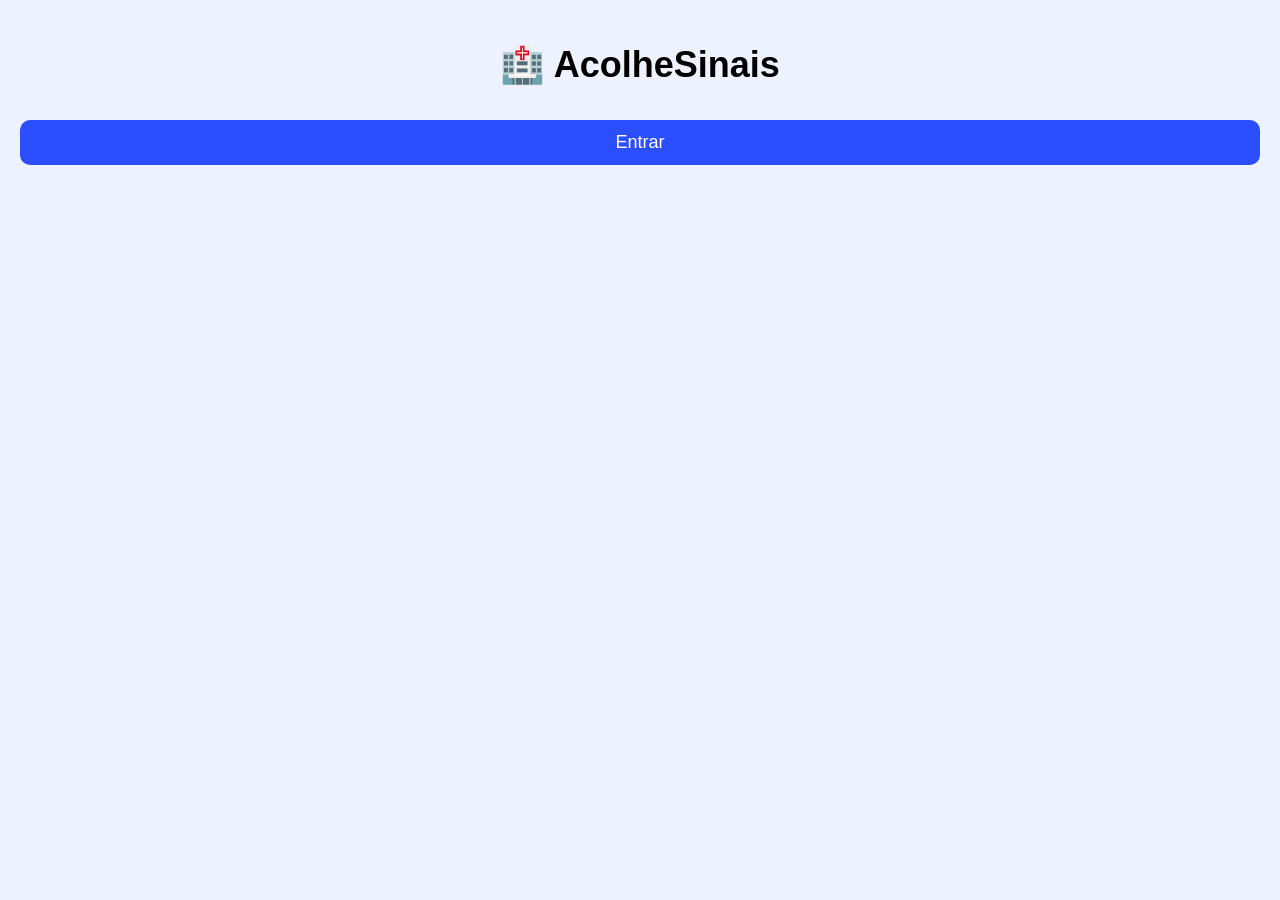
<file: index.html>
<!DOCTYPE html>
<html lang="pt-BR">
<head>
  <meta charset="UTF-8">

  <!-- Corrige zoom e adaptação no celular -->
  <meta name="viewport" content="width=device-width, initial-scale=1.0, maximum-scale=1.0, user-scalable=no">

  <title>AcolheSinais</title>

  <!-- CSS (só precisa uma vez) -->
  <link rel="stylesheet" href="style.css">
</head>

<body>

<h1>🏥 AcolheSinais</h1>

<div class="container">
  <button onclick="entrar()">Entrar</button>
</div>

<script>
function entrar() {
  window.location.href = "menu.html";
}
</script>

</body>
</html>
</file>
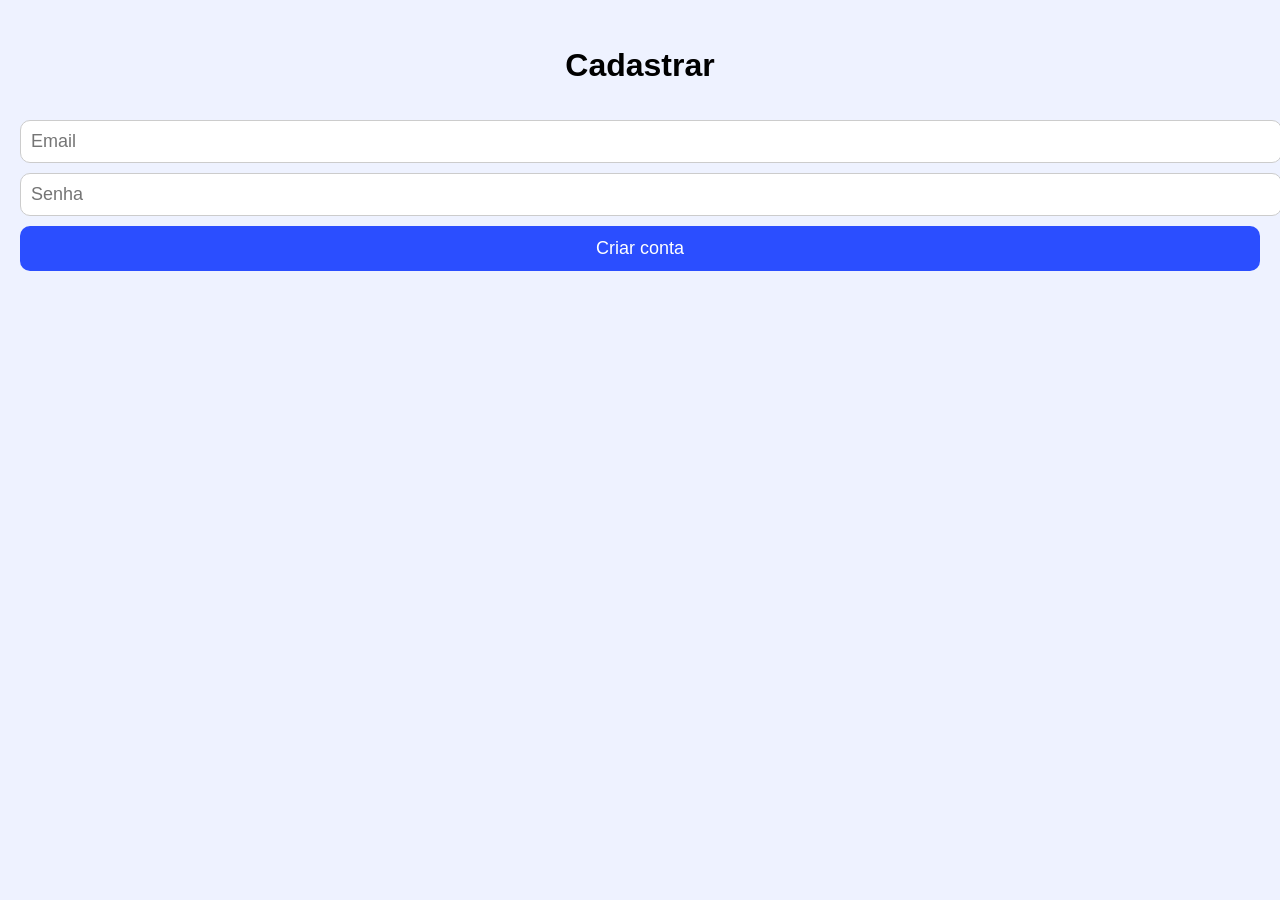
<file: Cadastro.html>
<!DOCTYPE html>
<html lang="pt-BR">
<head>
  <meta charset="UTF-8">
  <title>Cadastro</title>
  <link rel="stylesheet" href="style.css">
</head>
<body>

<h2>Cadastrar</h2>

<input type="email" id="email" placeholder="Email">
<input type="password" id="senha" placeholder="Senha">

<button onclick="cadastrar()">Criar conta</button>

<script type="module" src="script.js"></script>
</body>
</html>
</file>
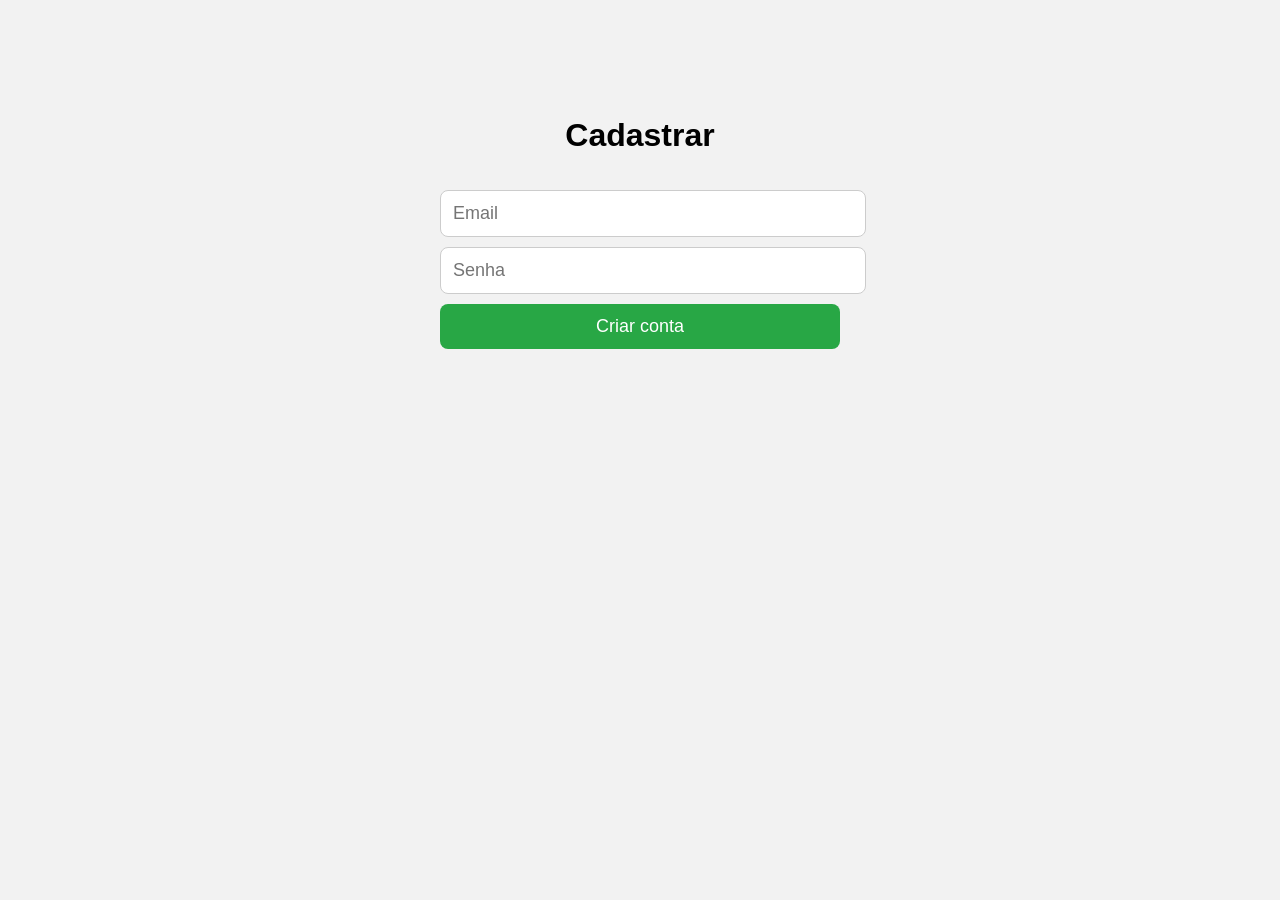
<file: cadastro.html>
<!DOCTYPE html>
<html lang="pt-BR">
<head>
  <meta charset="UTF-8">

  <!-- Corrige zoom -->
  <meta name="viewport" content="width=device-width, initial-scale=1.0, maximum-scale=1.0, user-scalable=no">

  <title>Cadastro</title>

  <!-- CSS (só uma vez) -->
  <link rel="stylesheet" href="style.css">

  <style>
    body {
      margin: 0;
      font-family: Arial, sans-serif;
      text-align: center;
      background: #f2f2f2;
    }

    .container {
      max-width: 400px;
      margin: auto;
      padding: 20px;
      margin-top: 50px;
    }

    input, button {
      width: 100%;
      padding: 12px;
      margin-top: 10px;
      font-size: 16px;
      border-radius: 8px;
      border: 1px solid #ccc;
    }

    button {
      background-color: #28a745;
      color: white;
      border: none;
    }
  </style>
</head>

<body>

<div class="container">

<h2>Cadastrar</h2>

<input type="email" id="email" placeholder="Email" required>
<input type="password" id="senha" placeholder="Senha" required>

<button onclick="cadastrar()">Criar conta</button>

</div>

<!-- JS CORRETO -->
<script src="script.js"></script>

</body>
</html>
</file>
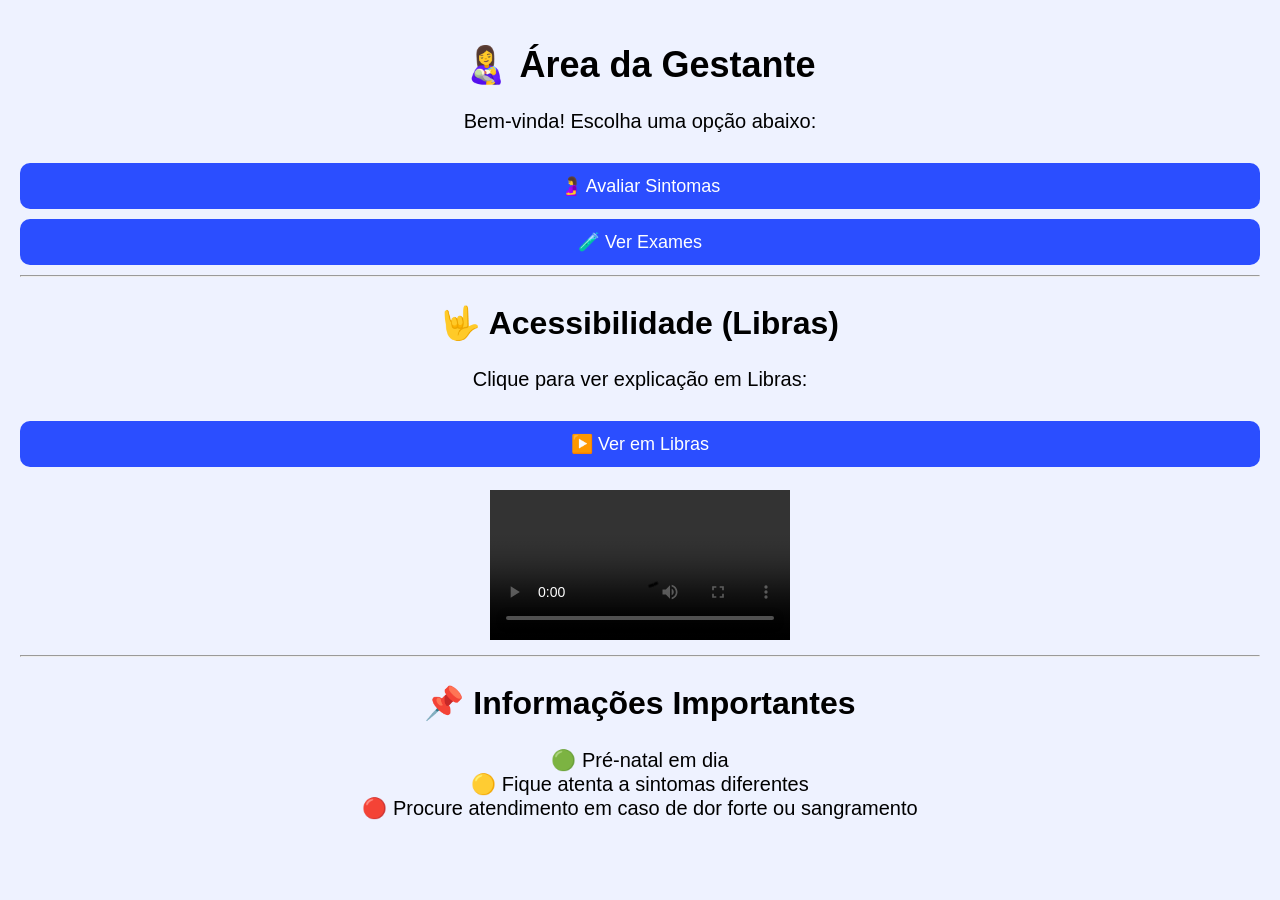
<file: gestante.html>
<!DOCTYPE html>
<html lang="pt-BR">
<head>
  <meta charset="UTF-8">
  <title>Área da Gestante</title>
  <link rel="stylesheet" href="style.css">
</head>
<body>

<h1>👩‍🍼 Área da Gestante</h1>

<p>Bem-vinda! Escolha uma opção abaixo:</p>

<!-- BOTÕES PRINCIPAIS -->
<button onclick="irSintomas()">🤰 Avaliar Sintomas</button>
<button onclick="irExames()">🧪 Ver Exames</button>

<hr>

<!-- ACESSIBILIDADE -->
<h2>🤟 Acessibilidade (Libras)</h2>

<p>Clique para ver explicação em Libras:</p>

<button onclick="mostrarLibras()">▶️ Ver em Libras</button>

<br><br>

<video id="videoLibras" width="300" controls class="hidden">
  <source src="videos/libras-gestante.mp4" type="video/mp4">
</video>

<hr>

<!-- INFORMAÇÕES VISUAIS (IMPORTANTE PARA SURDOS) -->
<h2>📌 Informações Importantes</h2>

<div class="risco verde">
  🟢 Pré-natal em dia
</div>

<div class="risco amarelo">
  🟡 Fique atenta a sintomas diferentes
</div>

<div class="risco vermelho">
  🔴 Procure atendimento em caso de dor forte ou sangramento
</div>

<script>
// IR PARA SINTOMAS
function irSintomas() {
  window.location.href = "sintomas.html";
}

// IR PARA EXAMES
function irExames() {
  window.location.href = "exames.html";
}

// MOSTRAR VÍDEO LIBRAS
function mostrarLibras() {
  const video = document.getElementById("videoLibras");
  video.classList.toggle("hidden");
}
</script>

</body>
</html>
</file>
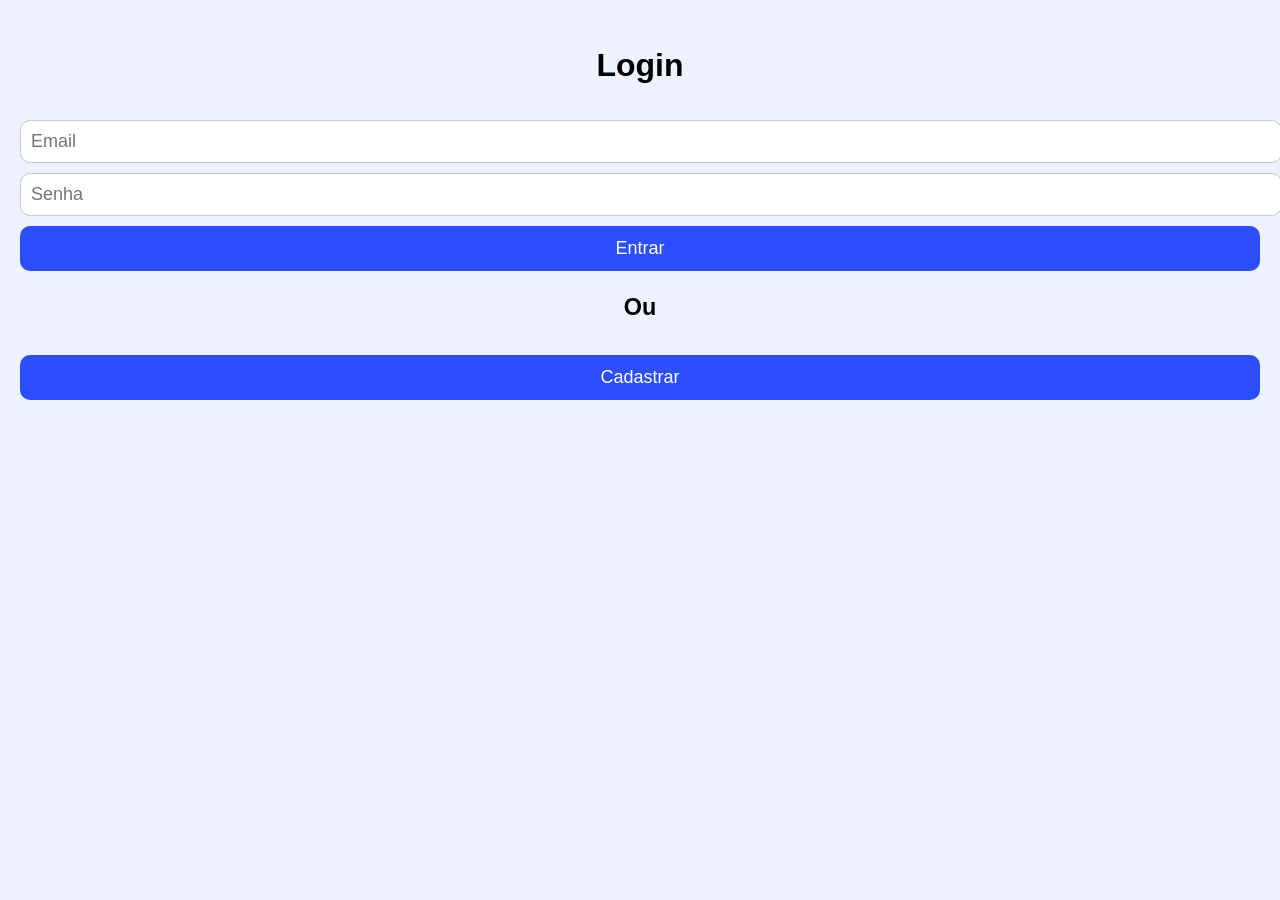
<file: Login.html>
<!DOCTYPE html>
<html lang="pt-BR">
<head>
  <meta charset="UTF-8">
  <title>Login</title>
  <link rel="stylesheet" href="style.css">
</head>
<body>

<h2>Login</h2>

<input type="email" id="email" placeholder="Email">
<input type="password" id="senha" placeholder="Senha">

<button onclick="login()">Entrar</button>

<h3>Ou</h3>

<button onclick="window.location.href='cadastro.html'">Cadastrar</button>

<script type="module" src="script.js"></script>
</body>
</html>
</file>
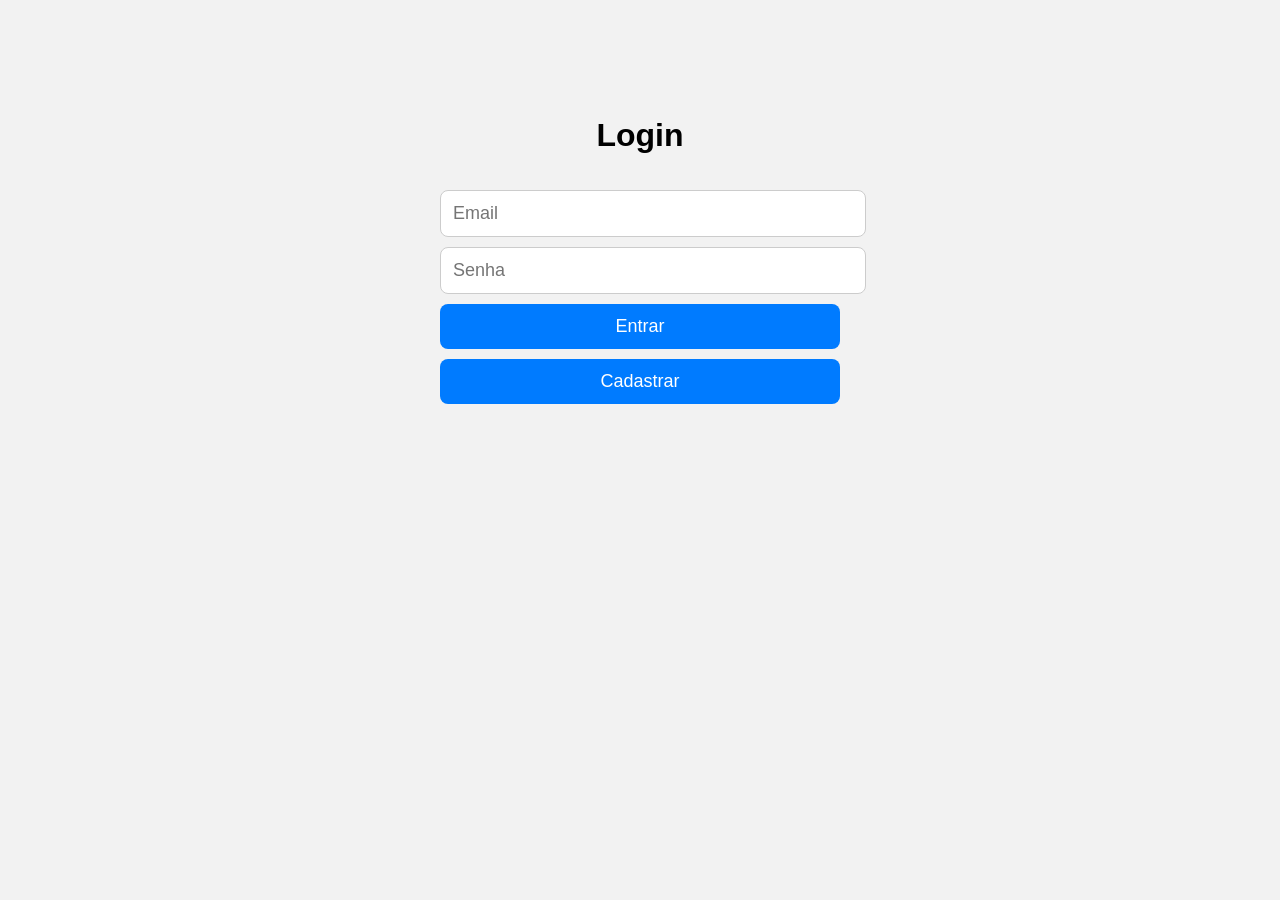
<file: login.html>
<!DOCTYPE html>
<html lang="pt-BR">
<head>
  <meta charset="UTF-8">

  <!-- Corrige zoom -->
  <meta name="viewport" content="width=device-width, initial-scale=1.0, maximum-scale=1.0, user-scalable=no">

  <title>Login</title>

  <link rel="stylesheet" href="style.css">

  <style>
    body {
      margin: 0;
      font-family: Arial, sans-serif;
      text-align: center;
      background: #f2f2f2;
    }

    .container {
      max-width: 400px;
      margin: auto;
      padding: 20px;
      margin-top: 50px;
    }

    input, button {
      width: 100%;
      padding: 12px;
      margin-top: 10px;
      font-size: 16px;
      border-radius: 8px;
      border: 1px solid #ccc;
    }

    button {
      background-color: #007bff;
      color: white;
      border: none;
    }
  </style>
</head>

<body>

<div class="container">

<h2>Login</h2>

<input type="email" id="email" placeholder="Email" required>
<input type="password" id="senha" placeholder="Senha" required>

<button onclick="login()">Entrar</button>

<button onclick="irCadastro()">Cadastrar</button>

</div>

<script>
function irCadastro() {
  window.location.href = "cadastro.html";
}
</script>

<script src="script.js"></script>

</body>
</html>
</file>
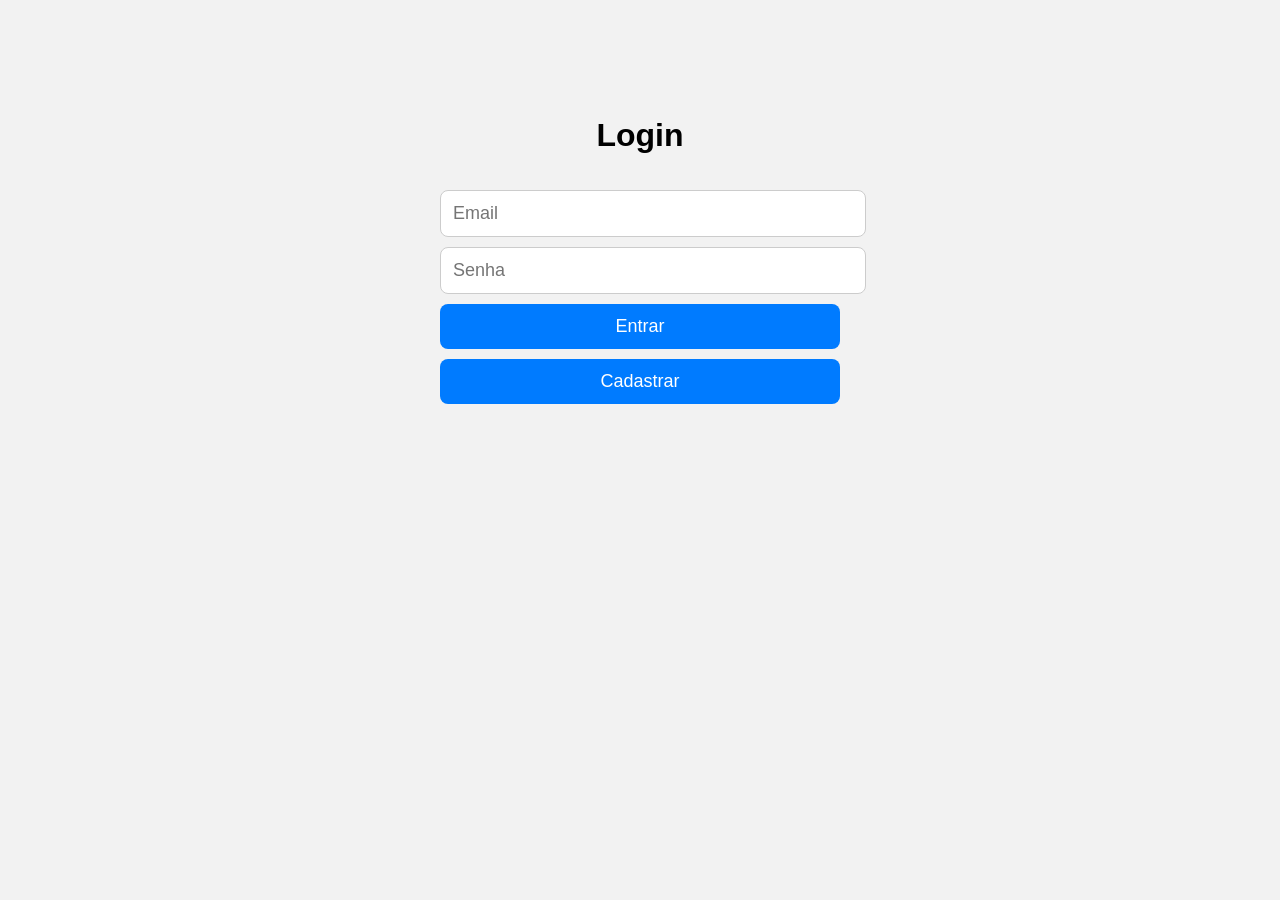
<file: medico.html>
<!DOCTYPE html>
<html>
<head>
<title>Médico</title>
  <link rel="stylesheet" href="style.css">
</head>
<body>

<h2>🩺 Pacientes</h2>
  
<button onclick="window.location.href='verProntuarios.html'">
Ver Prontuários
</button>
  
<div id="lista"></div>
  <script>
const tipo = localStorage.getItem("tipoUsuario");

if (tipo !== "medico") {
  alert("Acesso restrito");
  window.location.href = "login.html";
}

function carregar() {
  const lista = JSON.parse(localStorage.getItem("pacientes")) || [];
  const div = document.getElementById("lista");

  div.innerHTML = "";

  lista.forEach((p, index) => {
    div.innerHTML += `
      <div class="card">
        <b>Nome:</b> ${p.nome}<br>
        <b>Idade:</b> ${p.idade}<br>
        <b>Sintomas:</b> ${p.sintomas.join(", ")}<br><br>

        <textarea placeholder="Evolução..." onchange="salvarEvolucao(${index}, this.value)">
          ${p.evolucao || ""}
        </textarea>

        <input placeholder="Resultado de exame" 
        onchange="salvarResultado(${index}, this.value)" 
        value="${p.resultado || ""}">

        <br><br>
        <button onclick="remover(${index})">Excluir</button>
      </div>
    `;
  });
}

function salvarEvolucao(index, texto) {
  let lista = JSON.parse(localStorage.getItem("pacientes")) || [];
  lista[index].evolucao = texto;
  localStorage.setItem("pacientes", JSON.stringify(lista));
}

function salvarResultado(index, texto) {
  let lista = JSON.parse(localStorage.getItem("pacientes")) || [];
  lista[index].resultado = texto;
  localStorage.setItem("pacientes", JSON.stringify(lista));
}

function remover(index) {
  let lista = JSON.parse(localStorage.getItem("pacientes")) || [];
  lista.splice(index, 1);
  localStorage.setItem("pacientes", JSON.stringify(lista));
  carregar();
}

carregar();
</script>

</body>
</html>
</file>
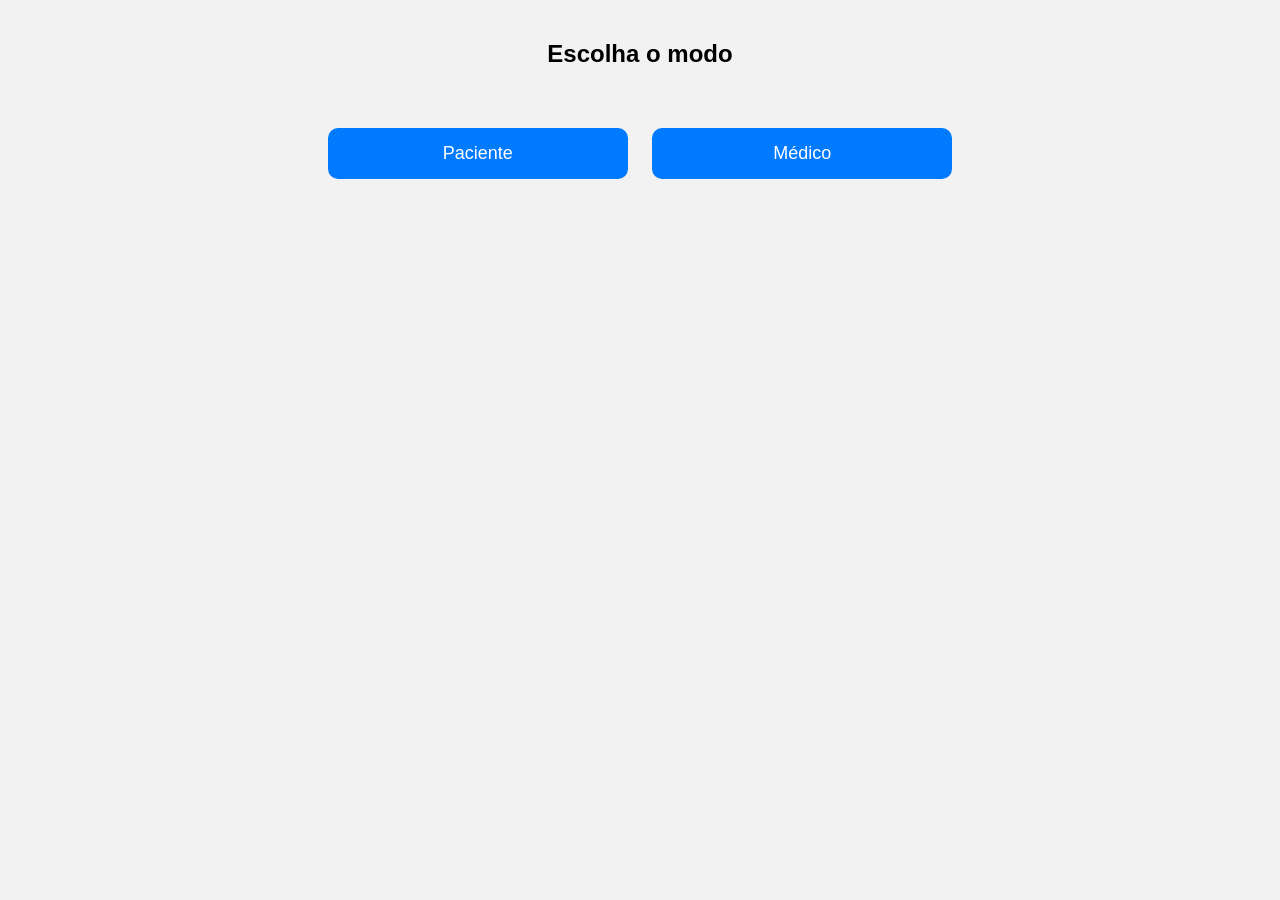
<file: menu.html>
<!DOCTYPE html>
<html lang="pt-BR">
<head>
  <meta charset="UTF-8">

  <!-- ESSENCIAL pra corrigir zoom -->
  <meta name="viewport" content="width=device-width, initial-scale=1.0, maximum-scale=1.0, user-scalable=no">

  <title>Modo</title>

  <style>
    body {
      margin: 0;
      font-family: Arial, sans-serif;
      text-align: center;
      background: #f2f2f2;
    }

    h2 {
      margin-top: 40px;
    }

    .container {
      margin-top: 30px;
      padding: 20px;
    }

    button {
      width: 80%;
      max-width: 300px;
      padding: 15px;
      margin: 10px;
      font-size: 18px;
      border: none;
      border-radius: 10px;
      background-color: #007bff;
      color: white;
      cursor: pointer;
    }

    button:hover {
      background-color: #0056b3;
    }
  </style>
</head>

<body>

<h2>Escolha o modo</h2>

<div class="container">
  <button onclick="irLogin('paciente')">Paciente</button>
  <button onclick="irLogin('medico')">Médico</button>
</div>

<script>
function irLogin(tipo){
  localStorage.setItem("tipoEscolhido", tipo);
  window.location.href = "login.html";
}
</script>

</body>
</html>
</file>
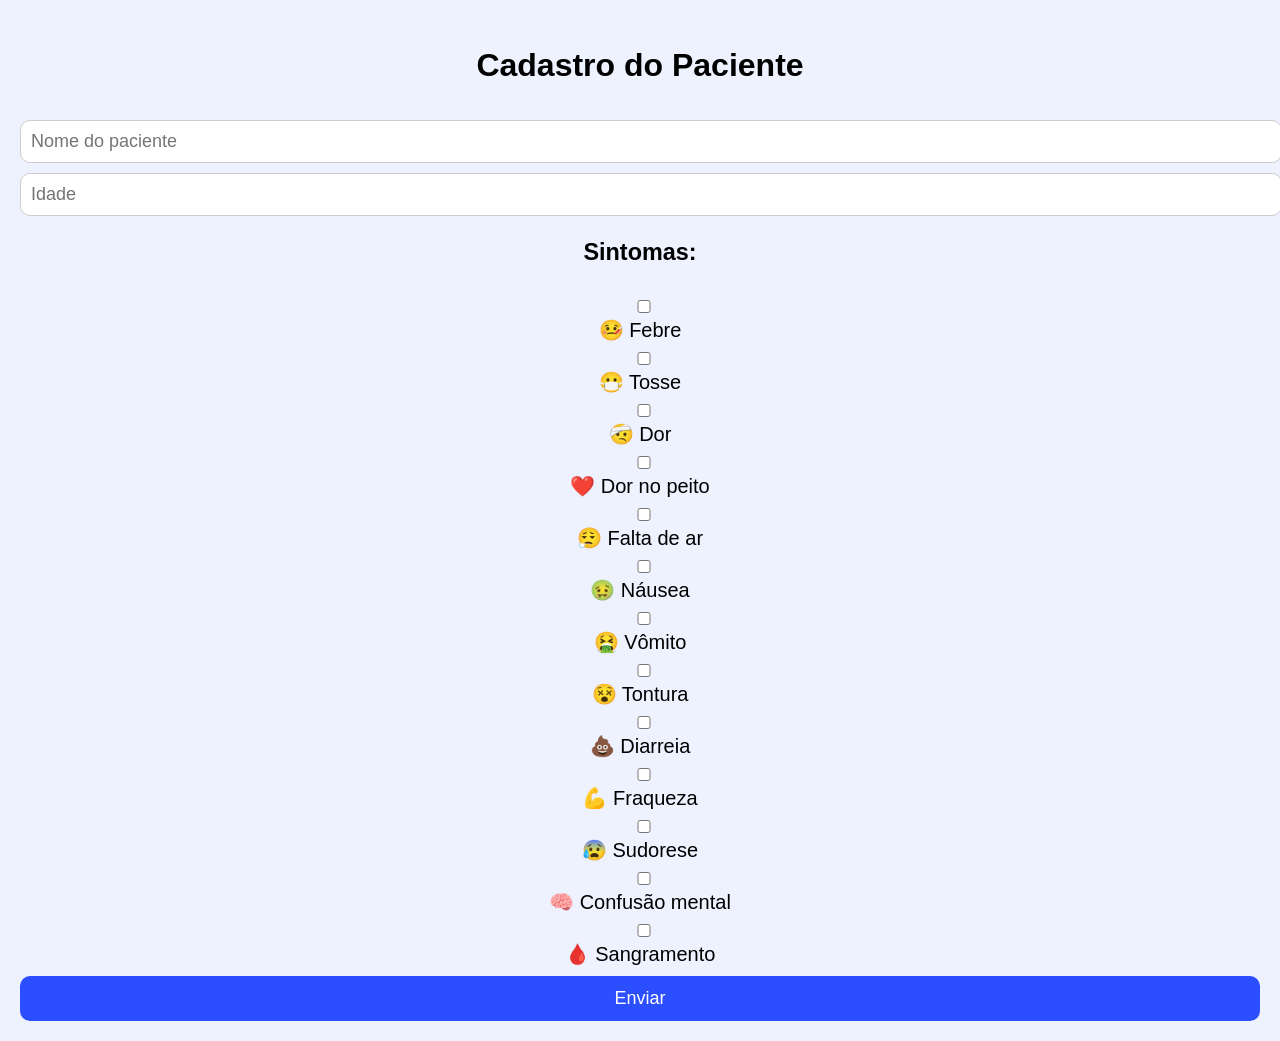
<file: paciente.html>
<!DOCTYPE html>
<html lang="pt-BR">
<head>
  <meta charset="UTF-8">
  <meta name="viewport" content="width=device-width, initial-scale=1.0">
  <title>Paciente</title>
  <link rel="stylesheet" href="style.css">
</head>
<body>

<div class="container">

<h2>Cadastro do Paciente</h2>

<input id="nome" placeholder="Nome do paciente">
<input id="idade" placeholder="Idade">

<h3>Sintomas:</h3>

<div class="sintomas">

  <label><input type="checkbox" value="Febre"> 🤒 Febre</label>
  <label><input type="checkbox" value="Tosse"> 😷 Tosse</label>
  <label><input type="checkbox" value="Dor"> 🤕 Dor</label>
  <label><input type="checkbox" value="Dor no peito"> ❤️ Dor no peito</label>
  <label><input type="checkbox" value="Falta de ar"> 😮‍💨 Falta de ar</label>
  <label><input type="checkbox" value="Náusea"> 🤢 Náusea</label>
  <label><input type="checkbox" value="Vômito"> 🤮 Vômito</label>
  <label><input type="checkbox" value="Tontura"> 😵 Tontura</label>
  <label><input type="checkbox" value="Diarreia"> 💩 Diarreia</label>
  <label><input type="checkbox" value="Fraqueza"> 💪 Fraqueza</label>
  <label><input type="checkbox" value="Sudorese"> 😰 Sudorese</label>
  <label><input type="checkbox" value="Confusão mental"> 🧠 Confusão mental</label>
  <label><input type="checkbox" value="Sangramento"> 🩸 Sangramento</label>

</div>

<button onclick="salvarPaciente()">Enviar</button>

</div>
<script src="script.js"></script>
</body>
</html>
</file>
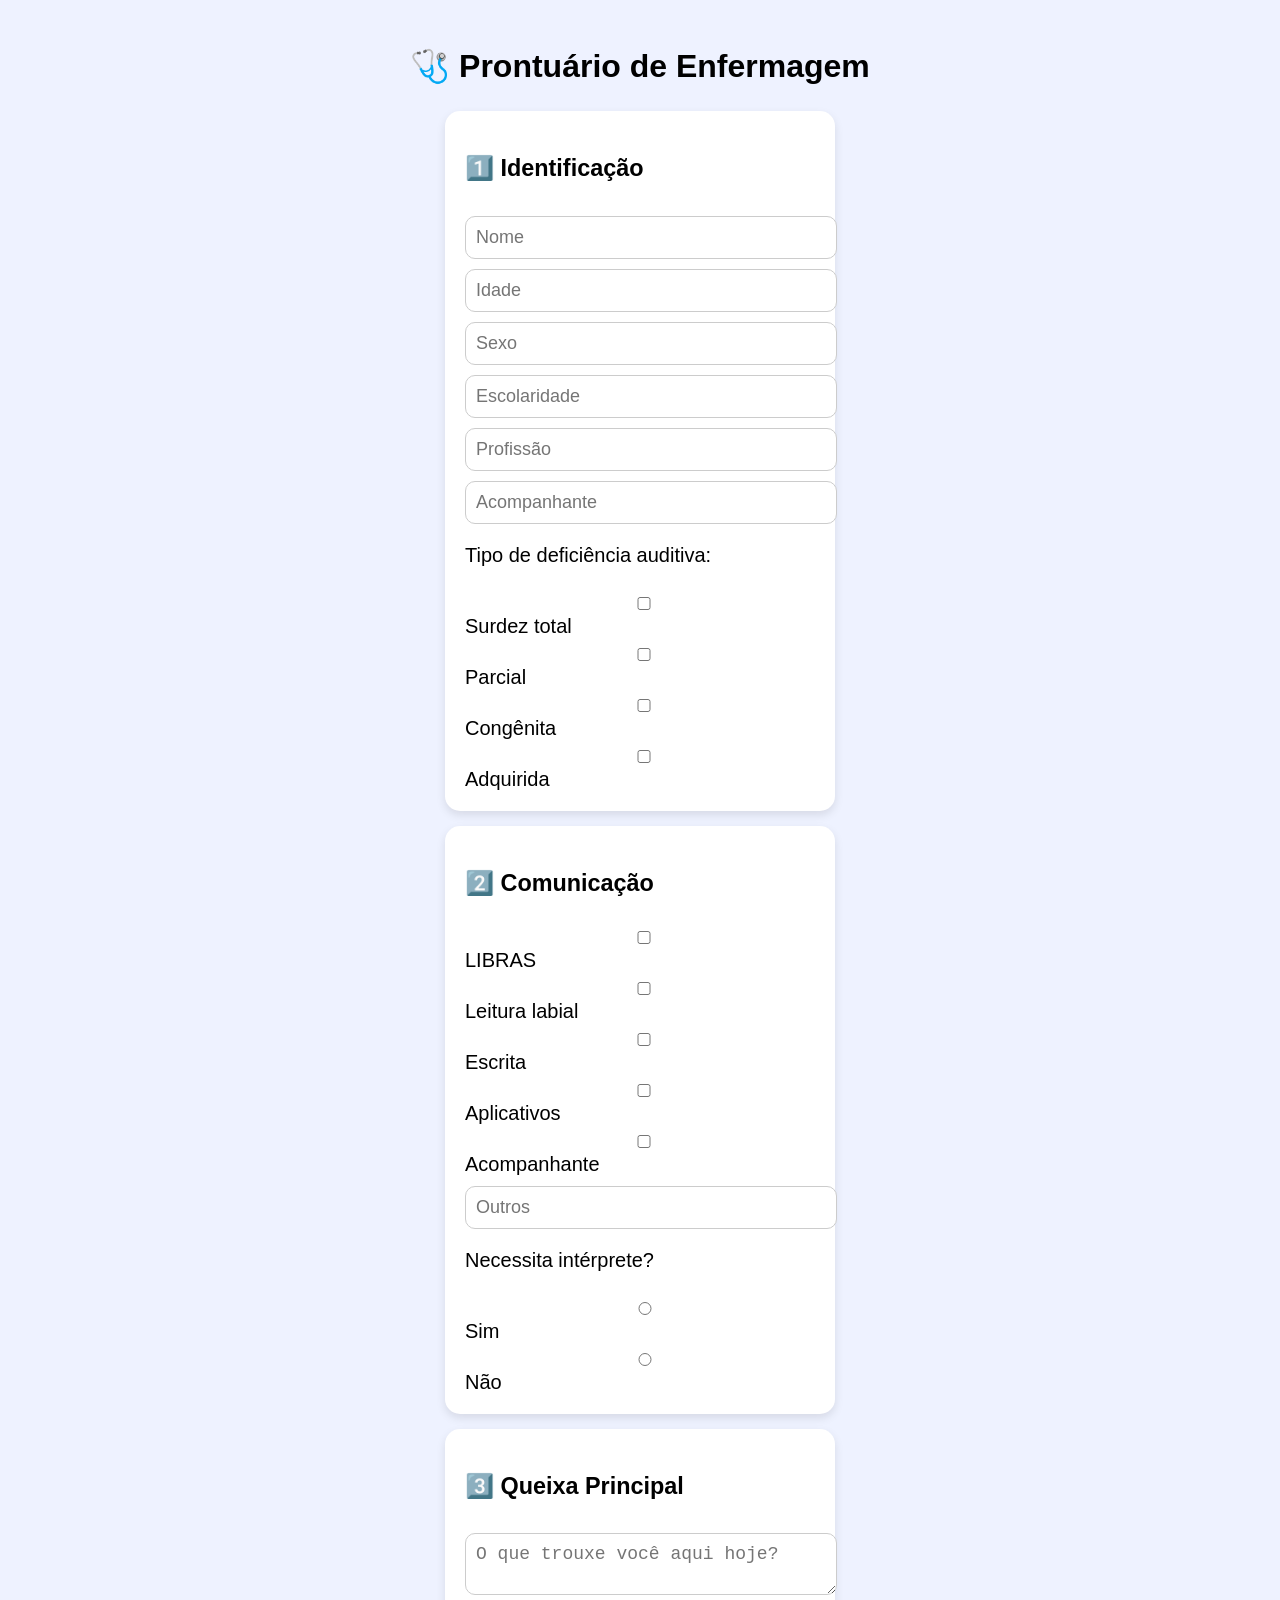
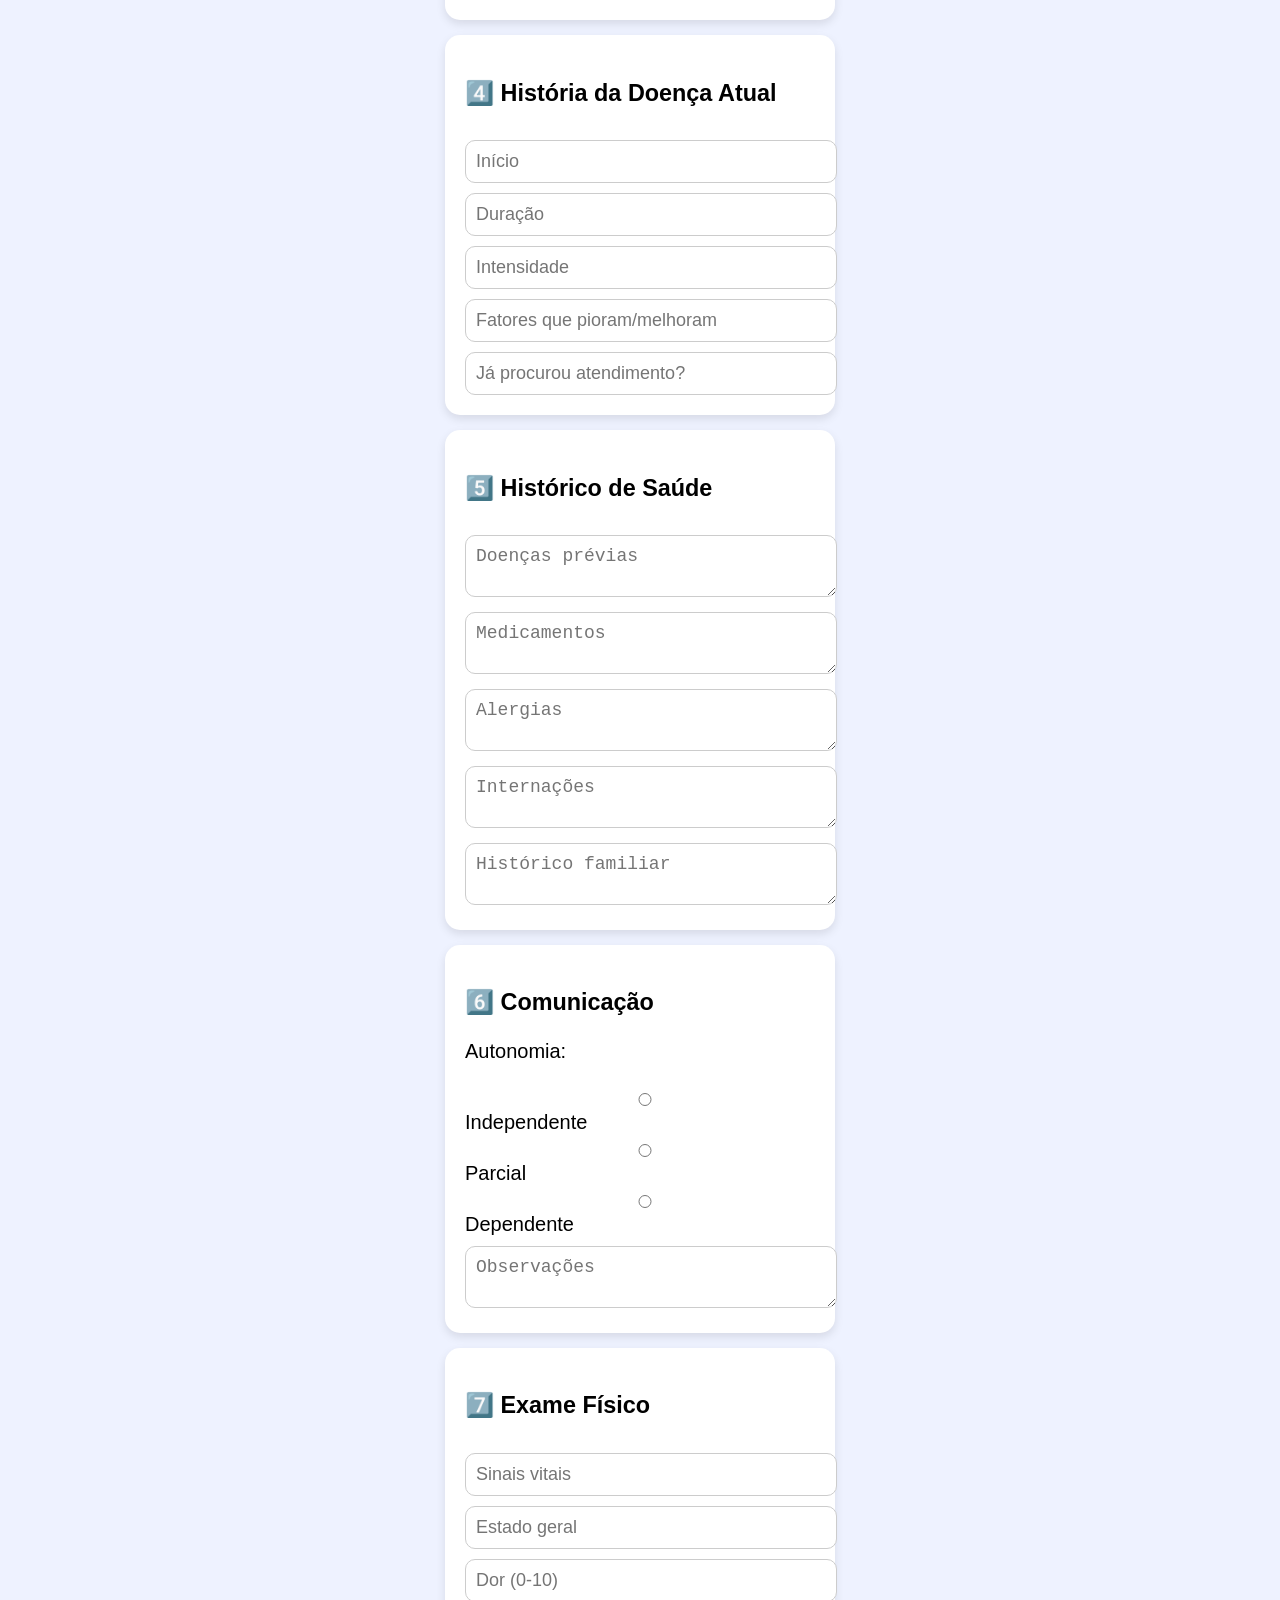
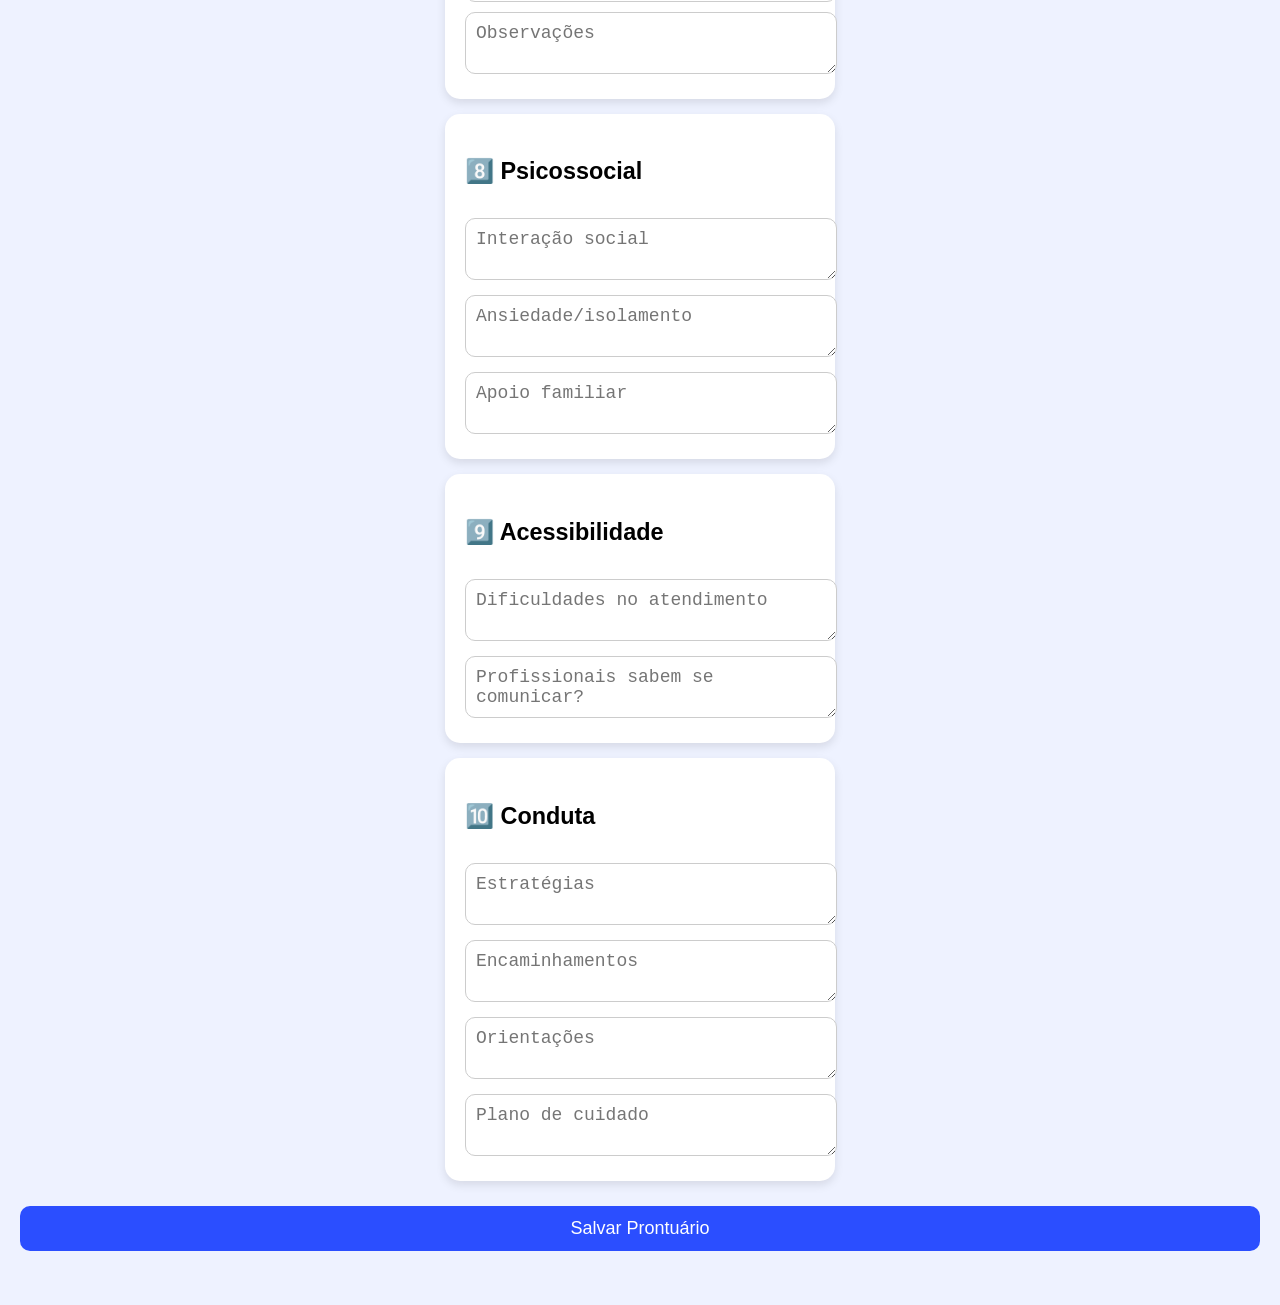
<file: prontuario.html>
<!DOCTYPE html>
<html>
<head>
<title>Prontuário</title>
<link rel="stylesheet" href="style.css">
</head>
<body>

<h2>🩺 Prontuário de Enfermagem</h2>

<div class="card">

<h3>1️⃣ Identificação</h3>
<input placeholder="Nome">
<input placeholder="Idade">
<input placeholder="Sexo">
<input placeholder="Escolaridade">
<input placeholder="Profissão">
<input placeholder="Acompanhante">

<p>Tipo de deficiência auditiva:</p>
<label><input type="checkbox"> Surdez total</label>
<label><input type="checkbox"> Parcial</label>
<label><input type="checkbox"> Congênita</label>
<label><input type="checkbox"> Adquirida</label>

</div>

<div class="card">

<h3>2️⃣ Comunicação</h3>

<label><input type="checkbox"> LIBRAS</label>
<label><input type="checkbox"> Leitura labial</label>
<label><input type="checkbox"> Escrita</label>
<label><input type="checkbox"> Aplicativos</label>
<label><input type="checkbox"> Acompanhante</label>

<input placeholder="Outros">

<p>Necessita intérprete?</p>
<label><input type="radio" name="interp"> Sim</label>
<label><input type="radio" name="interp"> Não</label>

</div>

<div class="card">

<h3>3️⃣ Queixa Principal</h3>
<textarea placeholder="O que trouxe você aqui hoje?"></textarea>

</div>

<div class="card">

<h3>4️⃣ História da Doença Atual</h3>
<input placeholder="Início">
<input placeholder="Duração">
<input placeholder="Intensidade">
<input placeholder="Fatores que pioram/melhoram">
<input placeholder="Já procurou atendimento?">

</div>

<div class="card">

<h3>5️⃣ Histórico de Saúde</h3>
<textarea placeholder="Doenças prévias"></textarea>
<textarea placeholder="Medicamentos"></textarea>
<textarea placeholder="Alergias"></textarea>
<textarea placeholder="Internações"></textarea>
<textarea placeholder="Histórico familiar"></textarea>

</div>

<div class="card">

<h3>6️⃣ Comunicação</h3>

<p>Autonomia:</p>
<label><input type="radio" name="auto"> Independente</label>
<label><input type="radio" name="auto"> Parcial</label>
<label><input type="radio" name="auto"> Dependente</label>

<textarea placeholder="Observações"></textarea>

</div>

<div class="card">

<h3>7️⃣ Exame Físico</h3>
<input placeholder="Sinais vitais">
<input placeholder="Estado geral">
<input placeholder="Dor (0-10)">
<textarea placeholder="Observações"></textarea>

</div>

<div class="card">

<h3>8️⃣ Psicossocial</h3>
<textarea placeholder="Interação social"></textarea>
<textarea placeholder="Ansiedade/isolamento"></textarea>
<textarea placeholder="Apoio familiar"></textarea>

</div>

<div class="card">

<h3>9️⃣ Acessibilidade</h3>
<textarea placeholder="Dificuldades no atendimento"></textarea>
<textarea placeholder="Profissionais sabem se comunicar?"></textarea>

</div>

<div class="card">

<h3>🔟 Conduta</h3>
<textarea placeholder="Estratégias"></textarea>
<textarea placeholder="Encaminhamentos"></textarea>
<textarea placeholder="Orientações"></textarea>
<textarea placeholder="Plano de cuidado"></textarea>

</div>

<button onclick="salvarProntuario()">Salvar Prontuário</button>
<script>
function salvarProntuario() {

  const prontuario = {
    nome: document.querySelector("input[placeholder='Nome']").value,
    idade: document.querySelector("input[placeholder='Idade']").value,
    sexo: document.querySelector("input[placeholder='Sexo']").value,
    escolaridade: document.querySelector("input[placeholder='Escolaridade']").value,
    profissao: document.querySelector("input[placeholder='Profissão']").value,

    queixa: document.querySelector("textarea[placeholder='O que trouxe você aqui hoje?']").value,

    sinaisVitais: document.querySelector("input[placeholder='Sinais vitais']").value,
    estadoGeral: document.querySelector("input[placeholder='Estado geral']").value,
    dor: document.querySelector("input[placeholder='Dor (0-10)']").value,

    plano: document.querySelector("textarea[placeholder='Plano de cuidado']").value
  };

  let lista = JSON.parse(localStorage.getItem("prontuarios")) || [];

  lista.push(prontuario);

  localStorage.setItem("prontuarios", JSON.stringify(lista));

  alert("Prontuário salvo com sucesso!");
}
</script>

</body>
</html>
</file>
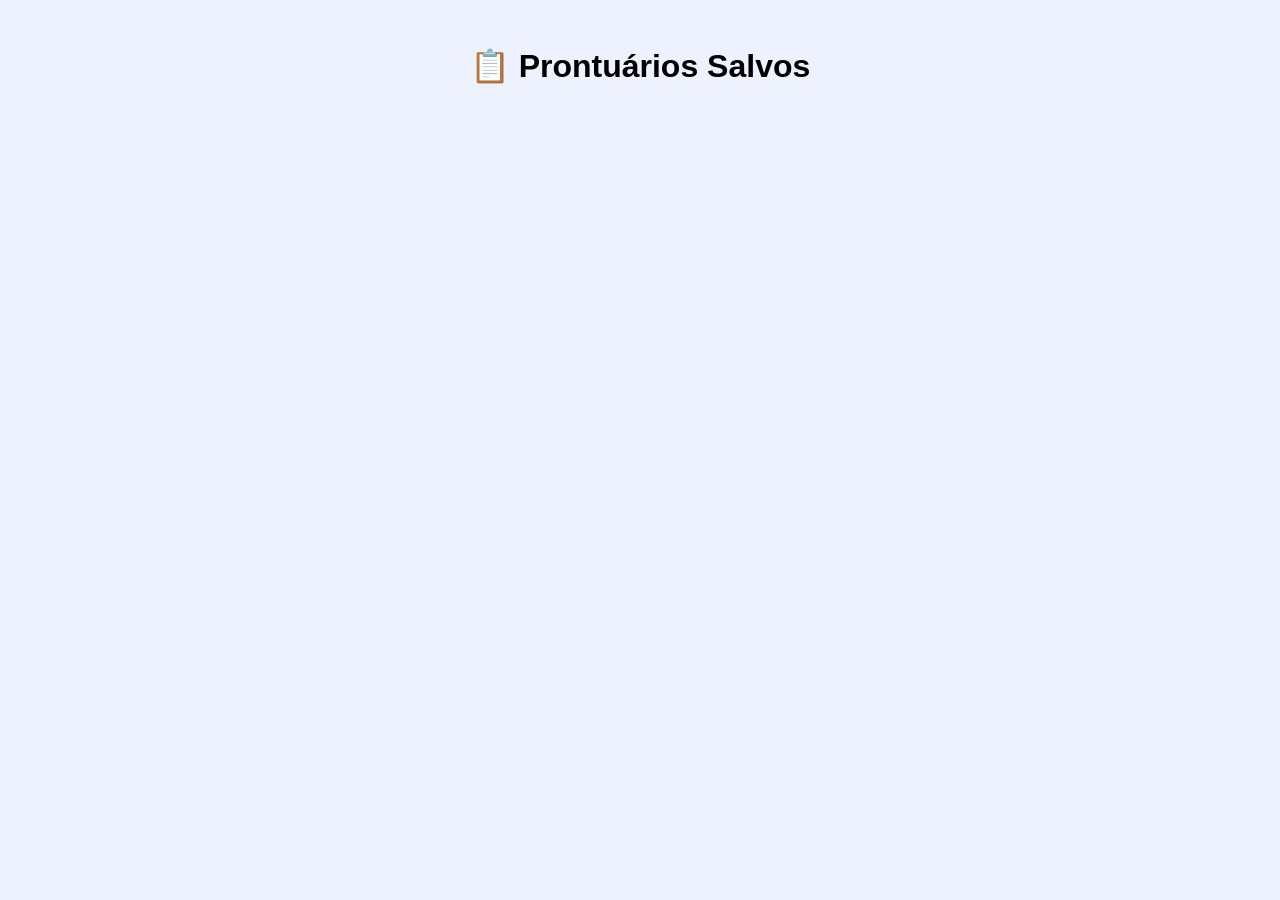
<file: verProntuarios.html>
<!DOCTYPE html>
<html>
<head>
<title>Prontuários</title>
<link rel="stylesheet" href="style.css">
</head>
<body>

<h2>📋 Prontuários Salvos</h2>

<div id="lista"></div>

<script>
function carregarProntuarios() {
  const lista = JSON.parse(localStorage.getItem("prontuarios")) || [];
  const div = document.getElementById("lista");

  div.innerHTML = "";

  lista.forEach((p, i) => {
    div.innerHTML +=       <div class="card">         <b>Nome:</b> ${p.nome}<br>         <b>Idade:</b> ${p.idade}<br>         <b>Sexo:</b> ${p.sexo}<br>         <b>Queixa:</b> ${p.queixa}<br>         <b>Sinais vitais:</b> ${p.sinaisVitais}<br>         <b>Plano:</b> ${p.plano}<br><br>          <button onclick="remover(${i})">Excluir</button>       </div>    ;
  });
}

function remover(index) {
  let lista = JSON.parse(localStorage.getItem("prontuarios")) || [];
  lista.splice(index, 1);
  localStorage.setItem("prontuarios", JSON.stringify(lista));
  carregarProntuarios();
}

carregarProntuarios();
</script>

</body>
</html>
</file>
<file: style.css>
body {
  font-family: Arial, sans-serif;
  background: #eef2ff;
  margin: 0;
  padding: 20px;
  text-align: center;
}

h1, h2 {
  font-size: 32px;
}

.card {
  background: white;
  padding: 20px;
  margin: 15px auto;
  border-radius: 15px;
  max-width: 350px;
  box-shadow: 0 4px 10px rgba(0,0,0,0.1);
  text-align: left;
}

input, textarea {
  width: 100%;
  padding: 10px;
  margin-top: 10px;
  border-radius: 10px;
  border: 1px solid #ccc;
  font-size: 16px;
}

button {
  width: 100%;
  padding: 12px;
  margin-top: 10px;
  border: none;
  border-radius: 10px;
  background: #2b4eff;
  color: white;
  font-size: 16px;
}
body {
  font-size: 20px !important;
}

h1 {
  font-size: 36px !important;
}

h2 {
  font-size: 32px !important;
}

button {
  font-size: 18px !important;
}

input, textarea {
  font-size: 18px !important;
  body {
  background: red;
}
.card {
  background: white;
  padding: 20px;
  margin: 15px auto;
  border-radius: 15px;
  max-width: 400px;
  text-align: left;
}
  .hidden {
  display: none;
}
</file>
